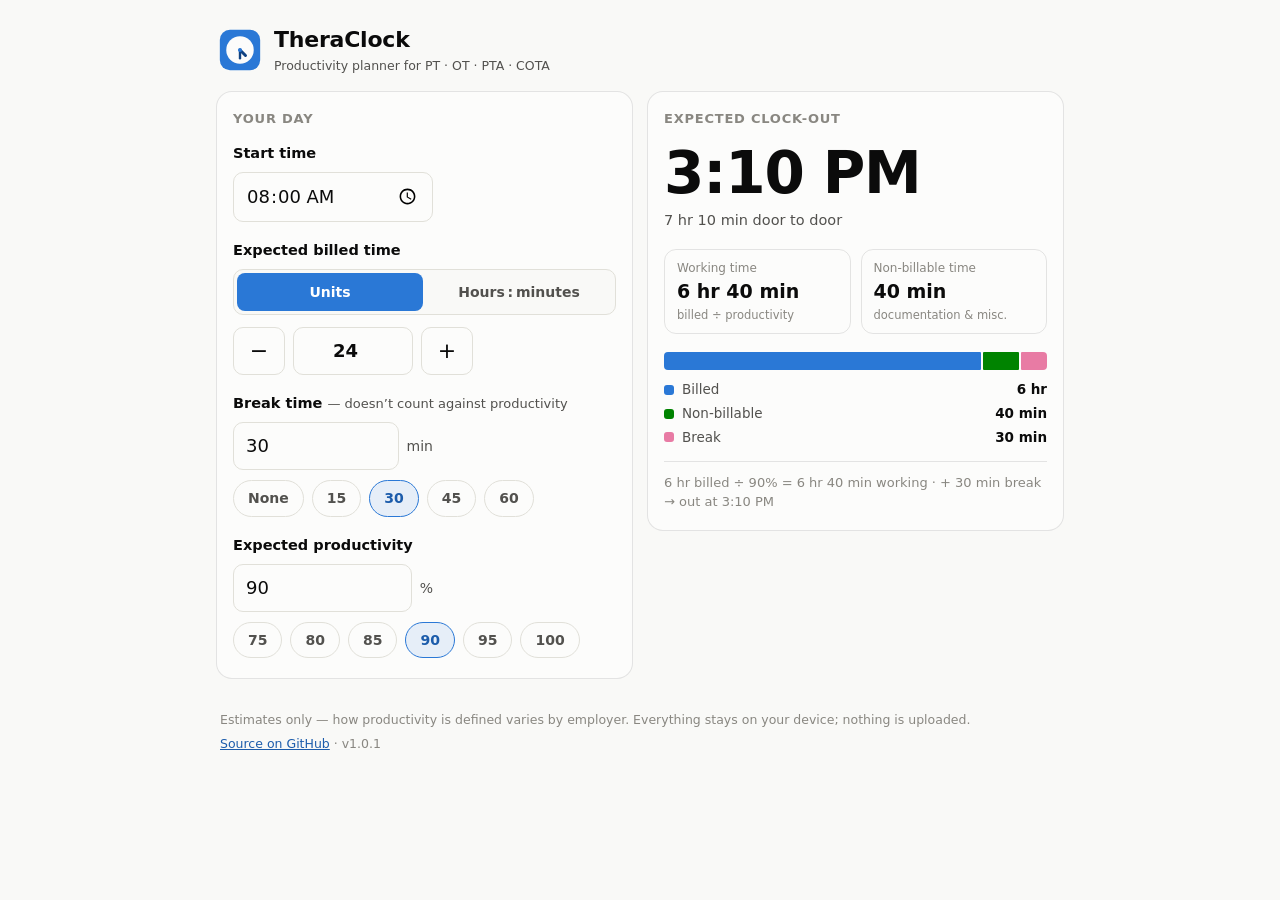
<file: index.html>
<!DOCTYPE html>
<html lang="en">
<head>
  <meta charset="utf-8">
  <meta name="viewport" content="width=device-width, initial-scale=1, viewport-fit=cover">
  <title>TheraClock — PT/OT Productivity Calculator</title>
  <meta name="description" content="Enter your start time, expected billed time, breaks, and productivity target — TheraClock tells you when your day should end. Built for PTs, OTs, PTAs, and COTAs.">
  <meta name="theme-color" content="#f9f9f7" media="(prefers-color-scheme: light)">
  <meta name="theme-color" content="#0d0d0d" media="(prefers-color-scheme: dark)">
  <link rel="manifest" href="manifest.webmanifest">
  <link rel="icon" href="icons/icon-192.png" type="image/png">
  <link rel="apple-touch-icon" href="icons/apple-touch-icon.png">
  <meta name="mobile-web-app-capable" content="yes">
  <meta name="apple-mobile-web-app-capable" content="yes">
  <meta name="apple-mobile-web-app-status-bar-style" content="default">
  <meta name="apple-mobile-web-app-title" content="TheraClock">
  <link rel="stylesheet" href="styles.css">
</head>
<body>
  <main class="app">
    <header class="header">
      <svg class="logo" viewBox="0 0 48 48" aria-hidden="true" focusable="false">
        <rect x="2" y="2" width="44" height="44" rx="11" fill="var(--accent)"/>
        <circle cx="24" cy="24" r="15" fill="#fcfcfb"/>
        <line x1="24" y1="24" x2="30" y2="30" stroke="#104281" stroke-width="3.2" stroke-linecap="round"/>
        <line x1="24" y1="24" x2="24" y2="33" stroke="#104281" stroke-width="2.6" stroke-linecap="round"/>
        <circle cx="24" cy="24" r="2.2" fill="var(--accent)"/>
      </svg>
      <div class="header-text">
        <h1>TheraClock</h1>
        <p class="tagline">Productivity planner for PT&nbsp;·&nbsp;OT&nbsp;·&nbsp;PTA&nbsp;·&nbsp;COTA</p>
      </div>
    </header>

    <div class="columns">
      <section class="card" aria-labelledby="inputs-heading">
        <h2 id="inputs-heading" class="card-title">Your day</h2>

        <div class="field">
          <label class="label" for="start">Start time</label>
          <input type="time" id="start" value="08:00" required>
        </div>

        <div class="field">
          <span class="label" id="billed-label">Expected billed time</span>
          <div class="segmented" role="radiogroup" aria-labelledby="billed-label">
            <input type="radio" name="billed-mode" id="mode-units" value="units" checked>
            <label for="mode-units">Units</label>
            <input type="radio" name="billed-mode" id="mode-hours" value="hours">
            <label for="mode-hours">Hours&thinsp;:&thinsp;minutes</label>
          </div>

          <div class="mode-pane" id="pane-units">
            <div class="stepper">
              <button type="button" class="step-btn" id="units-minus" aria-label="Decrease units">&minus;</button>
              <input type="number" id="units" inputmode="decimal" min="0" max="99" step="0.25" value="24" aria-label="Billed units">
              <button type="button" class="step-btn" id="units-plus" aria-label="Increase units">+</button>
            </div>
          </div>

          <div class="mode-pane" id="pane-hours" hidden>
            <div class="hm-row">
              <input type="number" id="bill-h" inputmode="numeric" min="0" max="24" step="1" value="6" aria-label="Billed hours">
              <span class="unit">hr</span>
              <input type="number" id="bill-m" inputmode="numeric" min="0" max="59" step="1" value="0" aria-label="Billed minutes">
              <span class="unit">min</span>
            </div>
          </div>
        </div>

        <div class="field">
          <label class="label" for="break">Break time <span class="label-sub">— doesn’t count against productivity</span></label>
          <div class="input-row">
            <input type="number" id="break" inputmode="numeric" min="0" max="480" step="5" value="30">
            <span class="unit">min</span>
          </div>
          <div class="chips" id="break-chips" role="group" aria-label="Common break lengths">
            <button type="button" data-value="0">None</button>
            <button type="button" data-value="15">15</button>
            <button type="button" data-value="30">30</button>
            <button type="button" data-value="45">45</button>
            <button type="button" data-value="60">60</button>
          </div>
        </div>

        <div class="field">
          <label class="label" for="prod">Expected productivity</label>
          <div class="input-row">
            <input type="number" id="prod" inputmode="decimal" min="1" max="200" step="any" value="90">
            <span class="unit">%</span>
          </div>
          <div class="chips" id="prod-chips" role="group" aria-label="Common productivity targets">
            <button type="button" data-value="75">75</button>
            <button type="button" data-value="80">80</button>
            <button type="button" data-value="85">85</button>
            <button type="button" data-value="90">90</button>
            <button type="button" data-value="95">95</button>
            <button type="button" data-value="100">100</button>
          </div>
        </div>
      </section>

      <section class="card result-card" aria-labelledby="result-heading">
        <h2 id="result-heading" class="card-title">Expected clock-out</h2>
        <p class="hero" id="end-time" aria-live="polite">—</p>
        <p class="hero-note" id="end-note"></p>

        <div class="tiles">
          <div class="tile">
            <span class="tile-label">Working time</span>
            <span class="tile-value" id="worked">—</span>
            <span class="tile-sub">billed ÷ productivity</span>
          </div>
          <div class="tile">
            <span class="tile-label">Non-billable time</span>
            <span class="tile-value" id="nonbill">—</span>
            <span class="tile-sub">documentation &amp; misc.</span>
          </div>
        </div>

        <div class="breakdown">
          <div class="bar" id="bar" aria-hidden="true">
            <div class="seg seg-billed" id="seg-billed"></div>
            <div class="seg seg-nonbill" id="seg-nonbill"></div>
            <div class="seg seg-break" id="seg-break"></div>
          </div>
          <ul class="legend">
            <li><span class="swatch sw-billed"></span><span class="legend-name">Billed</span><b id="lg-billed">—</b></li>
            <li><span class="swatch sw-nonbill"></span><span class="legend-name">Non-billable</span><b id="lg-nonbill">—</b></li>
            <li><span class="swatch sw-break"></span><span class="legend-name">Break</span><b id="lg-break">—</b></li>
          </ul>
        </div>

        <p class="math-line" id="math-line"></p>
        <p class="warn" id="warn" hidden></p>
      </section>
    </div>

    <footer class="footer">
      <p>Estimates only — how productivity is defined varies by employer. Everything stays on your device; nothing is uploaded.</p>
      <p><a id="gh-link" href="https://github.com/schmittmeister1/theraclock" rel="noopener">Source on GitHub</a> · v1.0.1</p>
    </footer>
  </main>

  <script src="app.js"></script>
</body>
</html>
</file>
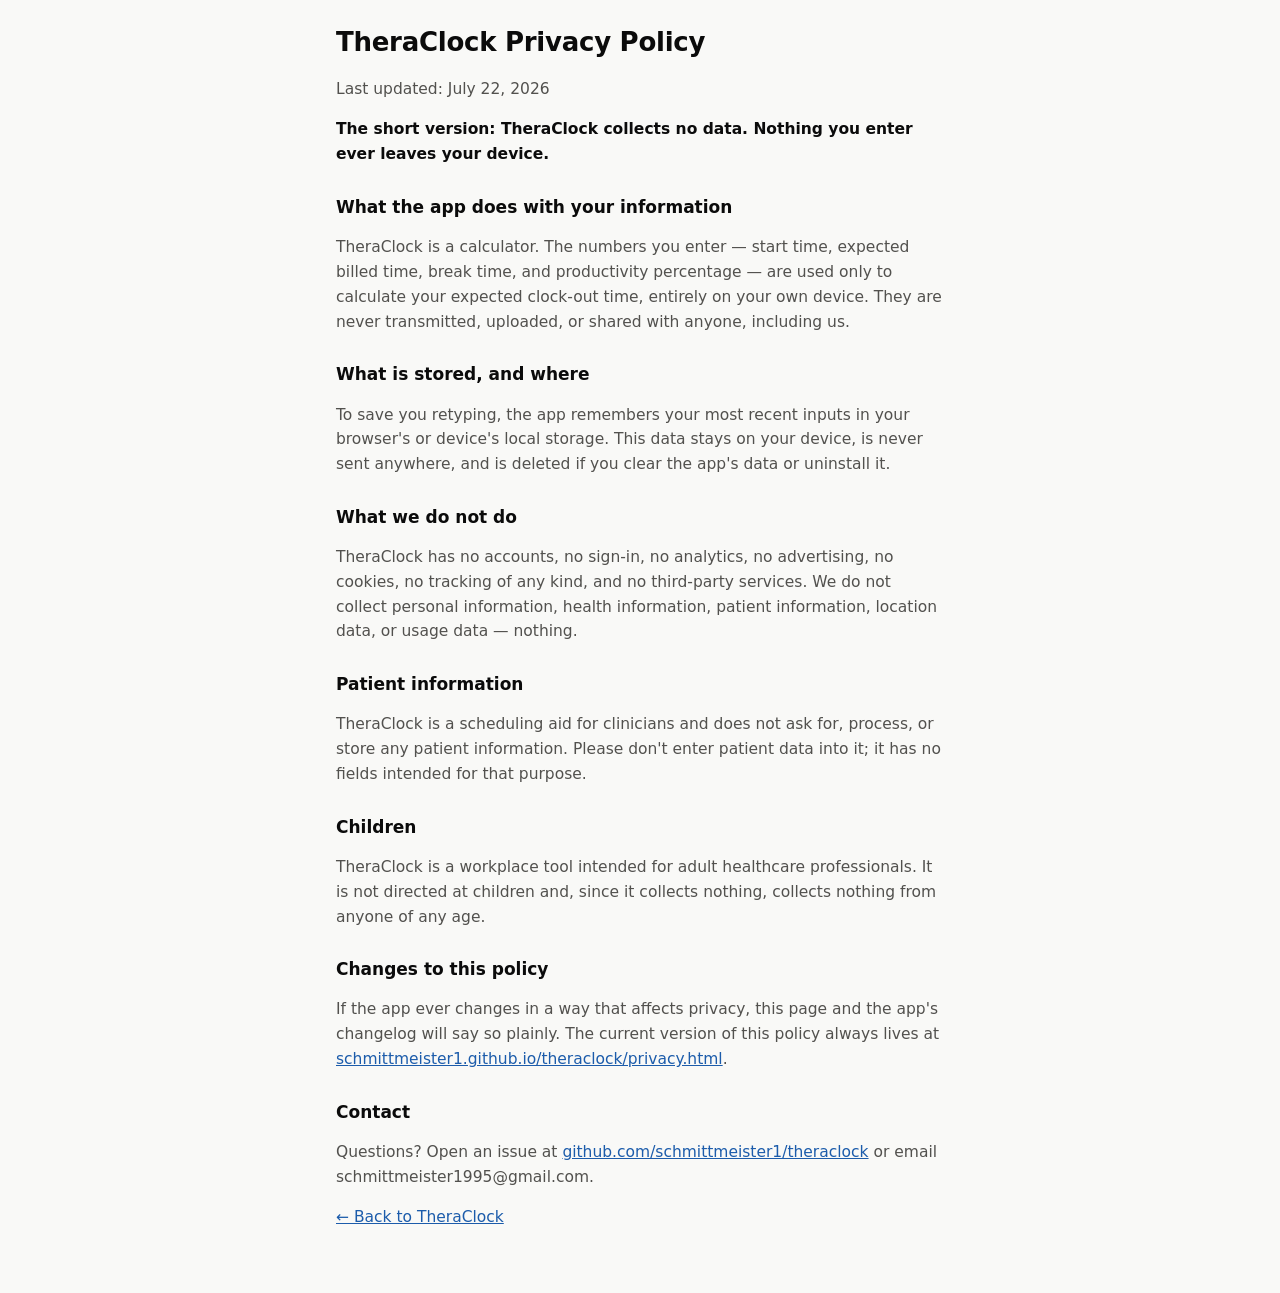
<file: privacy.html>
<!DOCTYPE html>
<html lang="en">
<head>
  <meta charset="utf-8">
  <meta name="viewport" content="width=device-width, initial-scale=1">
  <title>Privacy Policy — TheraClock</title>
  <meta name="description" content="TheraClock privacy policy: no data collection, no tracking, everything stays on your device.">
  <link rel="icon" href="icons/icon-192.png" type="image/png">
  <link rel="stylesheet" href="styles.css">
  <style>
    .prose { max-width: 640px; margin: 0 auto; padding: 24px 16px 48px; }
    .prose h1 { font-size: 26px; margin-bottom: 4px; }
    .prose h2 { font-size: 17px; margin-top: 28px; }
    .prose p, .prose li { font-size: 15.5px; color: var(--ink-2); line-height: 1.6; }
    .prose strong { color: var(--ink); }
    .updated { font-size: 13px; color: var(--muted); }
    .prose a { color: var(--accent-deep); }
  </style>
</head>
<body>
  <main class="prose">
    <h1>TheraClock Privacy Policy</h1>
    <p class="updated">Last updated: July 22, 2026</p>

    <p><strong>The short version: TheraClock collects no data. Nothing you enter ever leaves your device.</strong></p>

    <h2>What the app does with your information</h2>
    <p>TheraClock is a calculator. The numbers you enter — start time, expected billed time, break time, and productivity percentage — are used only to calculate your expected clock-out time, entirely on your own device. They are never transmitted, uploaded, or shared with anyone, including us.</p>

    <h2>What is stored, and where</h2>
    <p>To save you retyping, the app remembers your most recent inputs in your browser's or device's local storage. This data stays on your device, is never sent anywhere, and is deleted if you clear the app's data or uninstall it.</p>

    <h2>What we do not do</h2>
    <p>TheraClock has no accounts, no sign-in, no analytics, no advertising, no cookies, no tracking of any kind, and no third-party services. We do not collect personal information, health information, patient information, location data, or usage data — nothing.</p>

    <h2>Patient information</h2>
    <p>TheraClock is a scheduling aid for clinicians and does not ask for, process, or store any patient information. Please don't enter patient data into it; it has no fields intended for that purpose.</p>

    <h2>Children</h2>
    <p>TheraClock is a workplace tool intended for adult healthcare professionals. It is not directed at children and, since it collects nothing, collects nothing from anyone of any age.</p>

    <h2>Changes to this policy</h2>
    <p>If the app ever changes in a way that affects privacy, this page and the app's changelog will say so plainly. The current version of this policy always lives at
    <a href="https://schmittmeister1.github.io/theraclock/privacy.html">schmittmeister1.github.io/theraclock/privacy.html</a>.</p>

    <h2>Contact</h2>
    <p>Questions? Open an issue at <a href="https://github.com/schmittmeister1/theraclock">github.com/schmittmeister1/theraclock</a> or email schmittmeister1995@gmail.com.</p>

    <p><a href="./">← Back to TheraClock</a></p>
  </main>
</body>
</html>
</file>
<file: styles.css>
/* TheraClock — design tokens follow the validated reference palette:
   categorical slots 1–3 (billed / non-billable / break), text tokens for all text,
   hairline borders, 2px surface gaps between bar segments. */

:root {
  color-scheme: light;
  --page: #f9f9f7;
  --surface: #fcfcfb;
  --ink: #0b0b0b;
  --ink-2: #52514e;
  --muted: #898781;
  --hairline: rgba(11, 11, 11, 0.10);
  --gridline: #e1e0d9;
  --accent: #2a78d6;
  --accent-deep: #1c5cab;
  --accent-wash: rgba(42, 120, 214, 0.10);
  --series-billed: #2a78d6;
  --series-nonbill: #008300;
  --series-break: #e87ba4;
  --warn-ink: #8a4b00;
  --warn-wash: rgba(237, 161, 0, 0.12);
  --focus: #2a78d6;
}

@media (prefers-color-scheme: dark) {
  :root {
    color-scheme: dark;
    --page: #0d0d0d;
    --surface: #1a1a19;
    --ink: #ffffff;
    --ink-2: #c3c2b7;
    --muted: #898781;
    --hairline: rgba(255, 255, 255, 0.10);
    --gridline: #2c2c2a;
    --accent: #3987e5;
    --accent-deep: #6da7ec;
    --accent-wash: rgba(57, 135, 229, 0.16);
    --series-billed: #3987e5;
    --series-nonbill: #008300;
    --series-break: #d55181;
    --warn-ink: #fab219;
    --warn-wash: rgba(250, 178, 25, 0.10);
    --focus: #3987e5;
  }
}

* { box-sizing: border-box; }

html { -webkit-text-size-adjust: 100%; }

body {
  margin: 0;
  background: var(--page);
  color: var(--ink);
  font-family: system-ui, -apple-system, "Segoe UI", sans-serif;
  line-height: 1.45;
  padding: env(safe-area-inset-top) env(safe-area-inset-right) env(safe-area-inset-bottom) env(safe-area-inset-left);
}

.app {
  max-width: 480px;
  margin: 0 auto;
  padding: 20px 16px 32px;
}

/* ---------- header ---------- */

.header {
  display: flex;
  align-items: center;
  gap: 12px;
  margin: 4px 2px 16px;
}

.logo { width: 44px; height: 44px; flex: none; }

h1 {
  font-size: 22px;
  font-weight: 700;
  margin: 0;
  letter-spacing: -0.01em;
}

.tagline {
  margin: 1px 0 0;
  font-size: 12.5px;
  color: var(--ink-2);
}

/* ---------- cards ---------- */

.card {
  background: var(--surface);
  border: 1px solid var(--hairline);
  border-radius: 16px;
  padding: 18px 16px;
  margin-bottom: 14px;
}

.card-title {
  font-size: 13px;
  font-weight: 600;
  text-transform: uppercase;
  letter-spacing: 0.06em;
  color: var(--muted);
  margin: 0 0 14px;
}

/* ---------- fields ---------- */

.field { margin-bottom: 18px; }
.field:last-child { margin-bottom: 2px; }

.label {
  display: block;
  font-size: 14.5px;
  font-weight: 600;
  margin-bottom: 8px;
}

.label-sub {
  font-weight: 400;
  color: var(--ink-2);
  font-size: 13px;
}

input[type="time"],
input[type="number"] {
  font: inherit;
  font-size: 18px;
  color: var(--ink);
  background: var(--surface);
  border: 1px solid var(--gridline);
  border-radius: 10px;
  padding: 10px 12px;
  min-height: 46px;
  width: 100%;
}

input[type="time"] { max-width: 200px; }

input:focus-visible,
button:focus-visible {
  outline: 2px solid var(--focus);
  outline-offset: 2px;
}

.input-row {
  display: flex;
  align-items: center;
  gap: 8px;
  max-width: 200px;
}

.unit { color: var(--ink-2); font-size: 14px; flex: none; }

/* ---------- segmented control ---------- */

.segmented {
  display: flex;
  border: 1px solid var(--gridline);
  border-radius: 10px;
  padding: 3px;
  gap: 3px;
  margin-bottom: 12px;
  background: var(--page);
}

.segmented input { position: absolute; opacity: 0; pointer-events: none; }

.segmented label {
  flex: 1;
  text-align: center;
  font-size: 14px;
  font-weight: 550;
  padding: 9px 6px;
  border-radius: 8px;
  color: var(--ink-2);
  cursor: pointer;
  user-select: none;
  -webkit-tap-highlight-color: transparent;
}

.segmented input:checked + label {
  background: var(--accent);
  color: #ffffff;
}

.segmented input:focus-visible + label {
  outline: 2px solid var(--focus);
  outline-offset: 2px;
}

/* ---------- stepper ---------- */

.stepper {
  display: flex;
  align-items: stretch;
  gap: 8px;
  max-width: 240px;
}

.stepper input { text-align: center; font-weight: 600; }

.step-btn {
  font: inherit;
  font-size: 22px;
  line-height: 1;
  width: 52px;
  min-height: 46px;
  flex: none;
  border: 1px solid var(--gridline);
  border-radius: 10px;
  background: var(--surface);
  color: var(--ink);
  cursor: pointer;
  -webkit-tap-highlight-color: transparent;
}

.step-btn:active { background: var(--accent-wash); }

.hm-row {
  display: flex;
  align-items: center;
  gap: 8px;
  max-width: 260px;
}

.hm-row input { text-align: center; }

/* ---------- chips ---------- */

.chips {
  display: flex;
  flex-wrap: wrap;
  gap: 8px;
  margin-top: 10px;
}

.chips button {
  font: inherit;
  font-size: 14px;
  font-weight: 550;
  padding: 7px 14px;
  min-height: 36px;
  border-radius: 999px;
  border: 1px solid var(--gridline);
  background: var(--surface);
  color: var(--ink-2);
  cursor: pointer;
  -webkit-tap-highlight-color: transparent;
}

.chips button.active {
  border-color: var(--accent);
  color: var(--accent-deep);
  background: var(--accent-wash);
}

/* ---------- results ---------- */

.hero {
  font-size: clamp(48px, 13vw, 58px);
  font-weight: 650;
  letter-spacing: -0.02em;
  margin: 2px 0 0;
  line-height: 1.05;
}

.hero .plus-day {
  font-size: 0.32em;
  font-weight: 600;
  color: var(--warn-ink);
  vertical-align: super;
  margin-left: 6px;
  white-space: nowrap;
}

.hero-note {
  margin: 6px 0 0;
  font-size: 14.5px;
  color: var(--ink-2);
  min-height: 1.4em;
}

.tiles {
  display: grid;
  grid-template-columns: 1fr 1fr;
  gap: 10px;
  margin-top: 18px;
}

.tile {
  border: 1px solid var(--hairline);
  border-radius: 12px;
  padding: 10px 12px;
  display: flex;
  flex-direction: column;
  gap: 1px;
}

.tile-label { font-size: 12px; color: var(--muted); }
.tile-value { font-size: 19px; font-weight: 600; }
.tile-sub { font-size: 11.5px; color: var(--muted); }

/* ---------- breakdown bar ---------- */

.breakdown { margin-top: 18px; }

.bar {
  display: flex;
  gap: 2px; /* surface gap between touching segments */
  height: 18px;
  border-radius: 4px;
}

.seg { border-radius: 1px; min-width: 3px; }
.seg:first-child { border-top-left-radius: 4px; border-bottom-left-radius: 4px; }
.seg:last-child { border-top-right-radius: 4px; border-bottom-right-radius: 4px; }
.seg[hidden] { display: none; }

.seg-billed { background: var(--series-billed); }
.seg-nonbill { background: var(--series-nonbill); }
.seg-break { background: var(--series-break); }

.legend {
  list-style: none;
  margin: 10px 0 0;
  padding: 0;
  display: flex;
  flex-direction: column;
  gap: 4px;
}

.legend li {
  display: flex;
  align-items: center;
  gap: 8px;
  font-size: 13.5px;
  color: var(--ink-2);
}

.legend b {
  margin-left: auto;
  color: var(--ink);
  font-weight: 600;
  font-variant-numeric: tabular-nums;
}

.swatch {
  width: 10px;
  height: 10px;
  border-radius: 3px;
  flex: none;
}

.sw-billed { background: var(--series-billed); }
.sw-nonbill { background: var(--series-nonbill); }
.sw-break { background: var(--series-break); }

.math-line {
  margin: 14px 0 0;
  padding-top: 12px;
  border-top: 1px solid var(--hairline);
  font-size: 13px;
  color: var(--muted);
}

.warn {
  margin: 12px 0 0;
  padding: 9px 12px;
  border-radius: 10px;
  background: var(--warn-wash);
  color: var(--warn-ink);
  font-size: 13.5px;
}

/* ---------- footer ---------- */

.footer {
  margin-top: 18px;
  padding: 0 4px;
  font-size: 12.5px;
  color: var(--muted);
}

.footer p { margin: 6px 0; }

.footer a { color: var(--accent-deep); }

/* ---------- wider screens ---------- */

@media (min-width: 760px) {
  .app { max-width: 880px; }
  .columns {
    display: grid;
    grid-template-columns: 1fr 1fr;
    gap: 14px;
    align-items: start;
  }
  .result-card { position: sticky; top: 16px; }
}

@media (prefers-reduced-motion: no-preference) {
  .seg { transition: flex-grow 200ms ease; }
}
</file>
